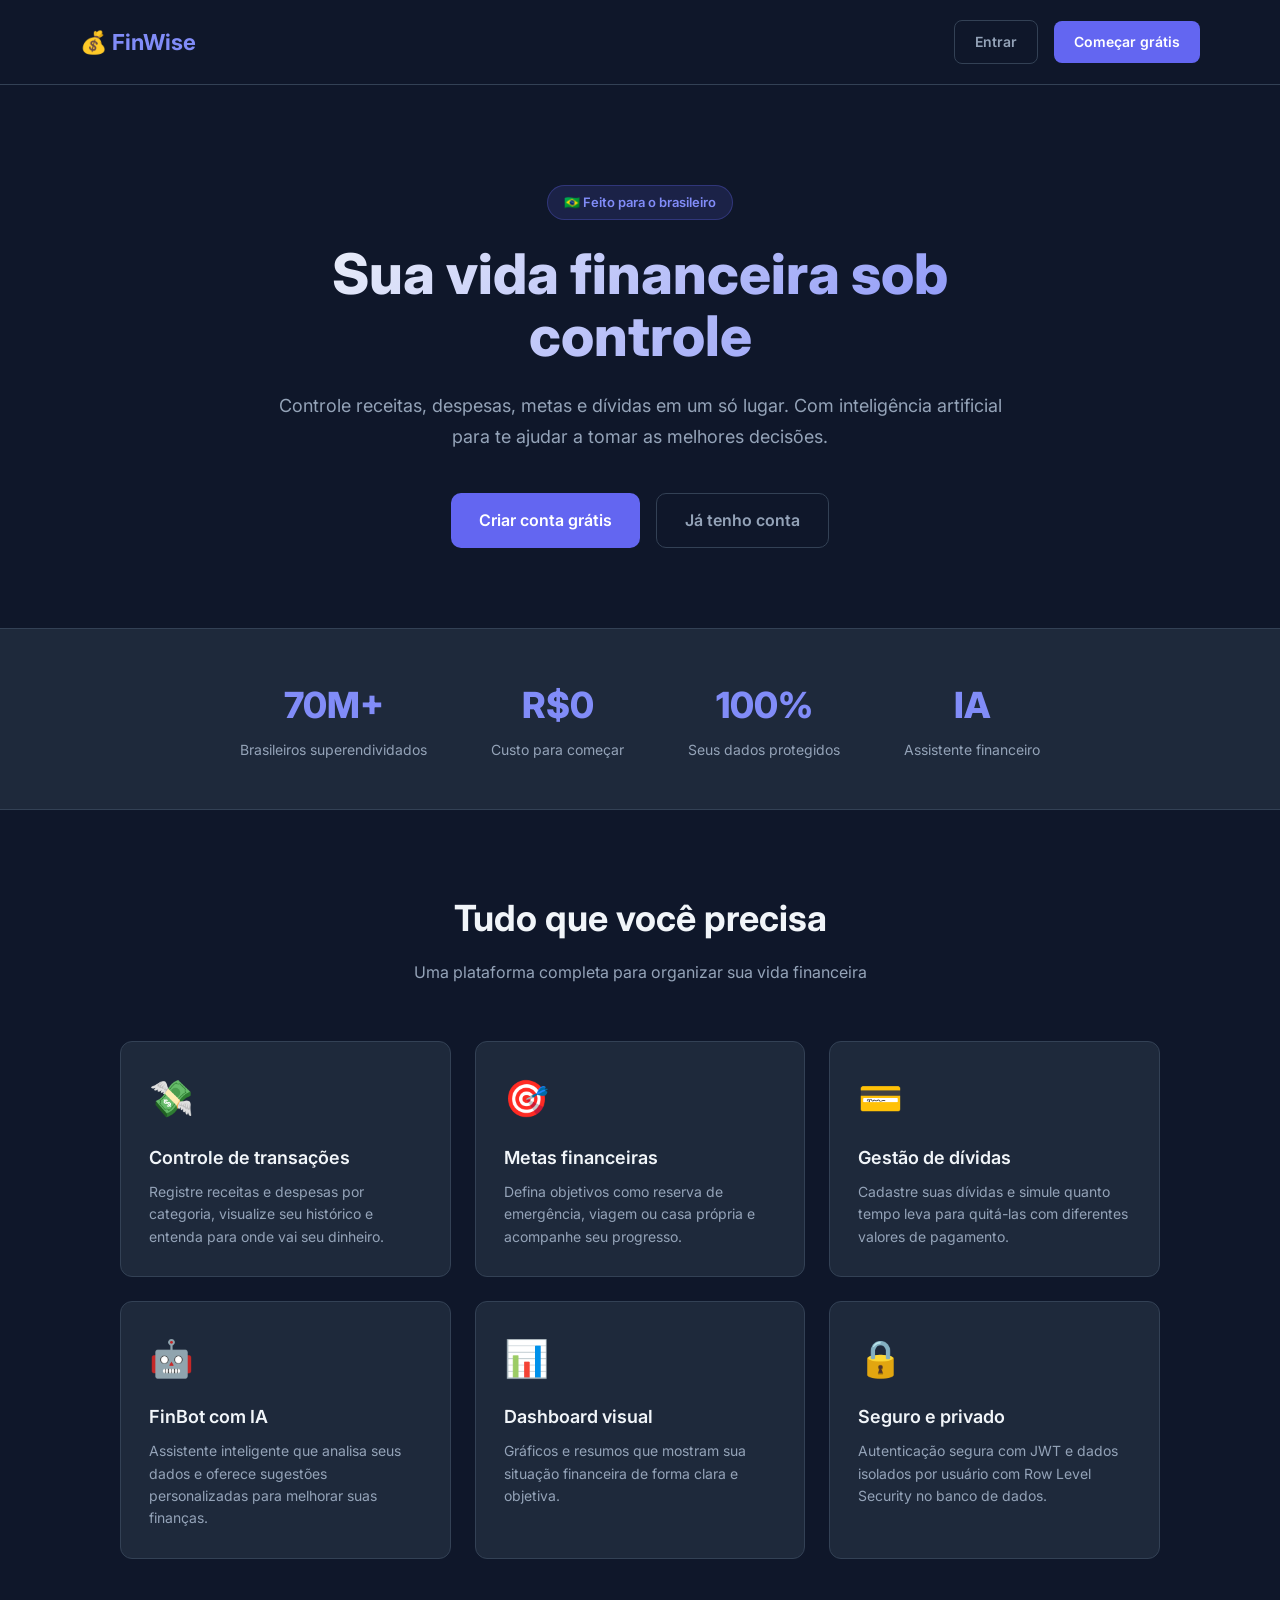
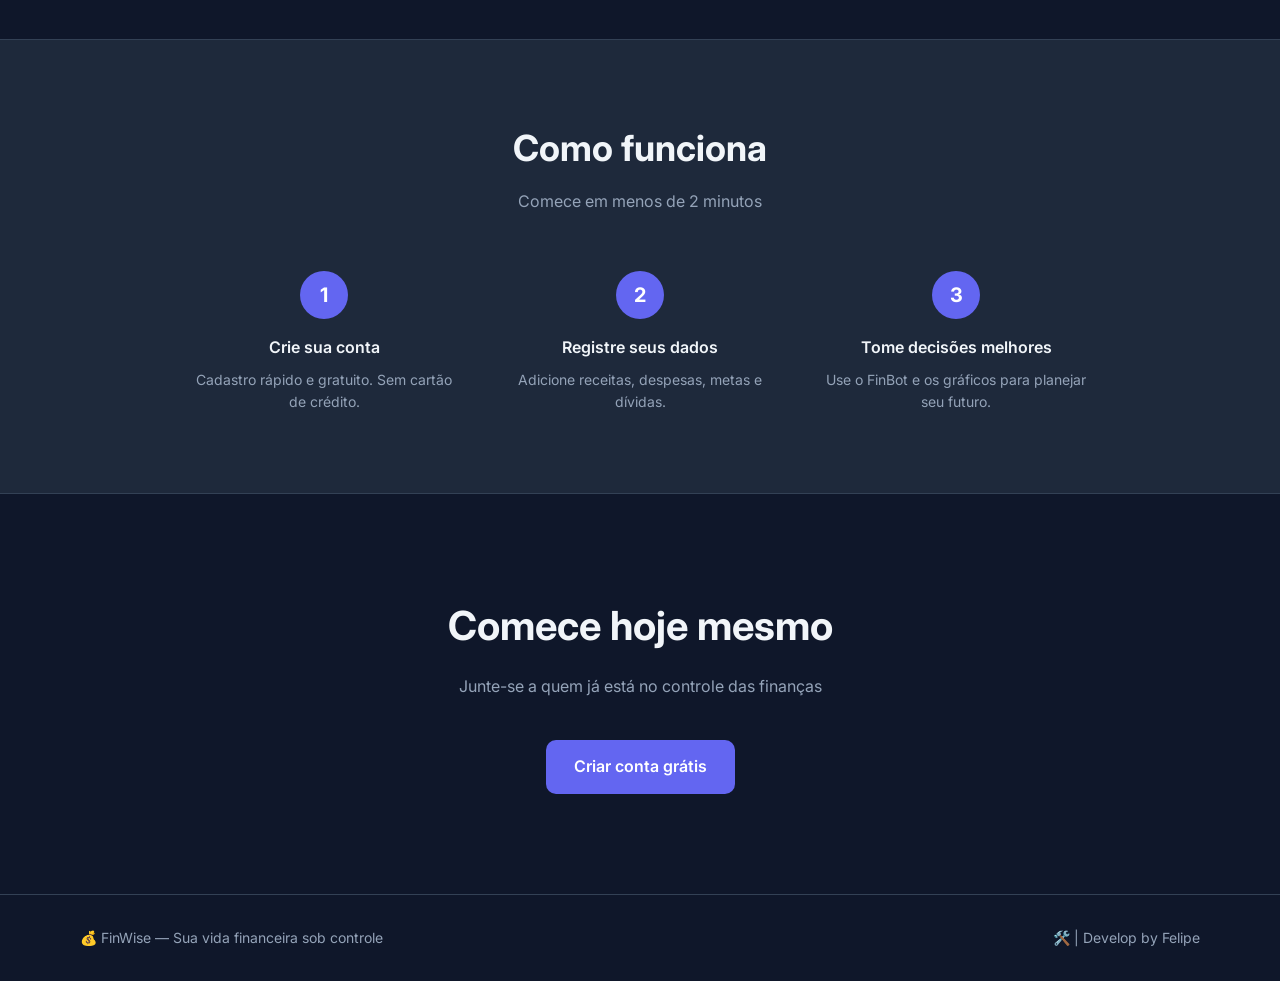
<file: frontend/index.html>
<!DOCTYPE html>
<html lang="pt-BR">
<head>
  <meta charset="UTF-8">
  <meta name="viewport" content="width=device-width, initial-scale=1.0">
  <title>FinWise — Sua vida financeira sob controle</title>
  <link rel="preconnect" href="https://fonts.googleapis.com">
  <link href="https://fonts.googleapis.com/css2?family=Inter:wght@400;500;600;700;800&display=swap" rel="stylesheet">
  <link rel="stylesheet" href="css/global.css">
  <style>
    /* ===== HERO ===== */
    .nav {
      display: flex;
      justify-content: space-between;
      align-items: center;
      padding: 20px 80px;
      border-bottom: 1px solid var(--border);
    }

    .nav-logo {
      font-size: 22px;
      font-weight: 700;
      color: var(--primary-light);
    }

    .nav-links {
      display: flex;
      gap: 16px;
      align-items: center;
    }

    .hero {
      text-align: center;
      padding: 100px 24px 80px;
      max-width: 800px;
      margin: 0 auto;
    }

    .hero-badge {
      display: inline-block;
      background: rgba(99,102,241,0.15);
      border: 1px solid rgba(99,102,241,0.3);
      color: var(--primary-light);
      padding: 6px 16px;
      border-radius: 99px;
      font-size: 13px;
      font-weight: 600;
      margin-bottom: 24px;
    }

    .hero h1 {
      font-size: 56px;
      font-weight: 800;
      line-height: 1.1;
      margin-bottom: 24px;
      background: linear-gradient(135deg, #f1f5f9, #818cf8);
      -webkit-background-clip: text;
      -webkit-text-fill-color: transparent;
    }

    .hero p {
      font-size: 18px;
      color: var(--text-muted);
      margin-bottom: 40px;
      line-height: 1.7;
    }

    .hero-btns {
      display: flex;
      gap: 16px;
      justify-content: center;
    }

    /* ===== STATS ===== */
    .stats {
      display: flex;
      justify-content: center;
      gap: 64px;
      padding: 48px;
      border-top: 1px solid var(--border);
      border-bottom: 1px solid var(--border);
      background: var(--bg-card);
    }

    .stat-item {
      text-align: center;
    }

    .stat-value {
      font-size: 36px;
      font-weight: 800;
      color: var(--primary-light);
    }

    .stat-label {
      font-size: 14px;
      color: var(--text-muted);
      margin-top: 4px;
    }

    /* ===== FEATURES ===== */
    .features {
      padding: 80px 80px;
      max-width: 1200px;
      margin: 0 auto;
    }

    .section-title {
      text-align: center;
      font-size: 36px;
      font-weight: 700;
      margin-bottom: 12px;
    }

    .section-subtitle {
      text-align: center;
      color: var(--text-muted);
      font-size: 16px;
      margin-bottom: 56px;
    }

    .features-grid {
      display: grid;
      grid-template-columns: repeat(3, 1fr);
      gap: 24px;
    }

    .feature-card {
      background: var(--bg-card);
      border: 1px solid var(--border);
      border-radius: var(--radius);
      padding: 28px;
      transition: border-color 0.2s, transform 0.2s;
    }

    .feature-card:hover {
      border-color: var(--primary);
      transform: translateY(-4px);
    }

    .feature-icon {
      font-size: 36px;
      margin-bottom: 16px;
    }

    .feature-card h3 {
      font-size: 18px;
      font-weight: 600;
      margin-bottom: 8px;
    }

    .feature-card p {
      font-size: 14px;
      color: var(--text-muted);
      line-height: 1.6;
    }

    /* ===== HOW IT WORKS ===== */
    .how {
      background: var(--bg-card);
      border-top: 1px solid var(--border);
      border-bottom: 1px solid var(--border);
      padding: 80px;
    }

    .steps {
      display: flex;
      justify-content: center;
      gap: 48px;
      max-width: 900px;
      margin: 0 auto;
    }

    .step {
      text-align: center;
      flex: 1;
    }

    .step-number {
      width: 48px;
      height: 48px;
      border-radius: 50%;
      background: var(--primary);
      color: white;
      font-size: 20px;
      font-weight: 700;
      display: flex;
      align-items: center;
      justify-content: center;
      margin: 0 auto 16px;
    }

    .step h3 {
      font-size: 16px;
      font-weight: 600;
      margin-bottom: 8px;
    }

    .step p {
      font-size: 14px;
      color: var(--text-muted);
    }

    /* ===== CTA ===== */
    .cta {
      text-align: center;
      padding: 100px 24px;
    }

    .cta h2 {
      font-size: 40px;
      font-weight: 700;
      margin-bottom: 16px;
    }

    .cta p {
      color: var(--text-muted);
      font-size: 16px;
      margin-bottom: 40px;
    }

    /* ===== FOOTER ===== */
    footer {
      border-top: 1px solid var(--border);
      padding: 32px 80px;
      display: flex;
      justify-content: space-between;
      align-items: center;
      color: var(--text-muted);
      font-size: 14px;
    }

    /* ===== RESPONSIVE (MOBILE) ===== */
    @media (max-width: 768px) {
      .nav {
        padding: 16px 20px;
      }

      .hero {
        padding: 60px 20px 50px;
      }

      .hero h1 {
        font-size: 34px;
      }

      .hero p {
        font-size: 16px;
      }

      .hero-btns {
        flex-direction: column;
      }

      .hero-btns .btn {
        width: 100%;
      }

      .stats {
        flex-wrap: wrap;
        gap: 24px;
        padding: 32px 20px;
      }

      .stat-item {
        flex: 1 1 40%;
      }

      .features {
        padding: 56px 20px;
      }

      .section-title {
        font-size: 26px;
      }

      .features-grid {
        grid-template-columns: 1fr;
      }

      .how {
        padding: 56px 20px;
      }

      .steps {
        flex-direction: column;
        gap: 32px;
      }

      .cta {
        padding: 64px 20px;
      }

      .cta h2 {
        font-size: 28px;
      }

      footer {
        flex-direction: column;
        gap: 8px;
        padding: 24px 20px;
        text-align: center;
      }
    }

    @media (max-width: 420px) {
      .nav {
        flex-wrap: wrap;
        gap: 10px;
      }

      .nav-links {
        width: 100%;
        justify-content: center;
      }

      .hero h1 {
        font-size: 28px;
      }

      .stat-item {
        flex: 1 1 100%;
      }
    }
  </style>
  <link rel="icon" type="image/x-icon" href="/favicon.ico">
  <link rel="icon" type="image/png" sizes="32x32" href="/favicon-32x32.png">
  <link rel="icon" type="image/png" sizes="16x16" href="/favicon-16x16.png">
  <link rel="apple-touch-icon" sizes="180x180" href="/apple-touch-icon.png">
</head>
<body>

  <!-- NAV -->
  <nav class="nav">
    <div class="nav-logo">💰 FinWise</div>
    <div class="nav-links">
      <a href="pages/login.html" class="btn btn-ghost">Entrar</a>
      <a href="pages/register.html" class="btn btn-primary">Começar grátis</a>
    </div>
  </nav>

  <!-- HERO -->
  <section class="hero">
    <div class="hero-badge">🇧🇷 Feito para o brasileiro</div>
    <h1>Sua vida financeira sob controle</h1>
    <p>Controle receitas, despesas, metas e dívidas em um só lugar. Com inteligência artificial para te ajudar a tomar as melhores decisões.</p>
    <div class="hero-btns">
      <a href="pages/register.html" class="btn btn-primary btn-lg">Criar conta grátis</a>
      <a href="pages/login.html" class="btn btn-ghost btn-lg">Já tenho conta</a>
    </div>
  </section>

  <!-- STATS -->
  <div class="stats">
    <div class="stat-item">
      <p class="stat-value">70M+</p>
      <p class="stat-label">Brasileiros superendividados</p>
    </div>
    <div class="stat-item">
      <p class="stat-value">R$0</p>
      <p class="stat-label">Custo para começar</p>
    </div>
    <div class="stat-item">
      <p class="stat-value">100%</p>
      <p class="stat-label">Seus dados protegidos</p>
    </div>
    <div class="stat-item">
      <p class="stat-value">IA</p>
      <p class="stat-label">Assistente financeiro</p>
    </div>
  </div>

  <!-- FEATURES -->
  <section class="features">
    <h2 class="section-title">Tudo que você precisa</h2>
    <p class="section-subtitle">Uma plataforma completa para organizar sua vida financeira</p>

    <div class="features-grid">
      <div class="feature-card">
        <div class="feature-icon">💸</div>
        <h3>Controle de transações</h3>
        <p>Registre receitas e despesas por categoria, visualize seu histórico e entenda para onde vai seu dinheiro.</p>
      </div>
      <div class="feature-card">
        <div class="feature-icon">🎯</div>
        <h3>Metas financeiras</h3>
        <p>Defina objetivos como reserva de emergência, viagem ou casa própria e acompanhe seu progresso.</p>
      </div>
      <div class="feature-card">
        <div class="feature-icon">💳</div>
        <h3>Gestão de dívidas</h3>
        <p>Cadastre suas dívidas e simule quanto tempo leva para quitá-las com diferentes valores de pagamento.</p>
      </div>
      <div class="feature-card">
        <div class="feature-icon">🤖</div>
        <h3>FinBot com IA</h3>
        <p>Assistente inteligente que analisa seus dados e oferece sugestões personalizadas para melhorar suas finanças.</p>
      </div>
      <div class="feature-card">
        <div class="feature-icon">📊</div>
        <h3>Dashboard visual</h3>
        <p>Gráficos e resumos que mostram sua situação financeira de forma clara e objetiva.</p>
      </div>
      <div class="feature-card">
        <div class="feature-icon">🔒</div>
        <h3>Seguro e privado</h3>
        <p>Autenticação segura com JWT e dados isolados por usuário com Row Level Security no banco de dados.</p>
      </div>
    </div>
  </section>

  <!-- HOW IT WORKS -->
  <section class="how">
    <h2 class="section-title">Como funciona</h2>
    <p class="section-subtitle">Comece em menos de 2 minutos</p>
    <div class="steps">
      <div class="step">
        <div class="step-number">1</div>
        <h3>Crie sua conta</h3>
        <p>Cadastro rápido e gratuito. Sem cartão de crédito.</p>
      </div>
      <div class="step">
        <div class="step-number">2</div>
        <h3>Registre seus dados</h3>
        <p>Adicione receitas, despesas, metas e dívidas.</p>
      </div>
      <div class="step">
        <div class="step-number">3</div>
        <h3>Tome decisões melhores</h3>
        <p>Use o FinBot e os gráficos para planejar seu futuro.</p>
      </div>
    </div>
  </section>

  <!-- CTA -->
  <section class="cta">
    <h2>Comece hoje mesmo</h2>
    <p>Junte-se a quem já está no controle das finanças</p>
    <a href="pages/register.html" class="btn btn-primary btn-lg">Criar conta grátis</a>
  </section>

  <!-- FOOTER -->
  <footer>
    <span>💰 FinWise — Sua vida financeira sob controle</span>
    <span>🛠️ | Develop by Felipe</span>
  </footer>

</body>
</html>
</file>
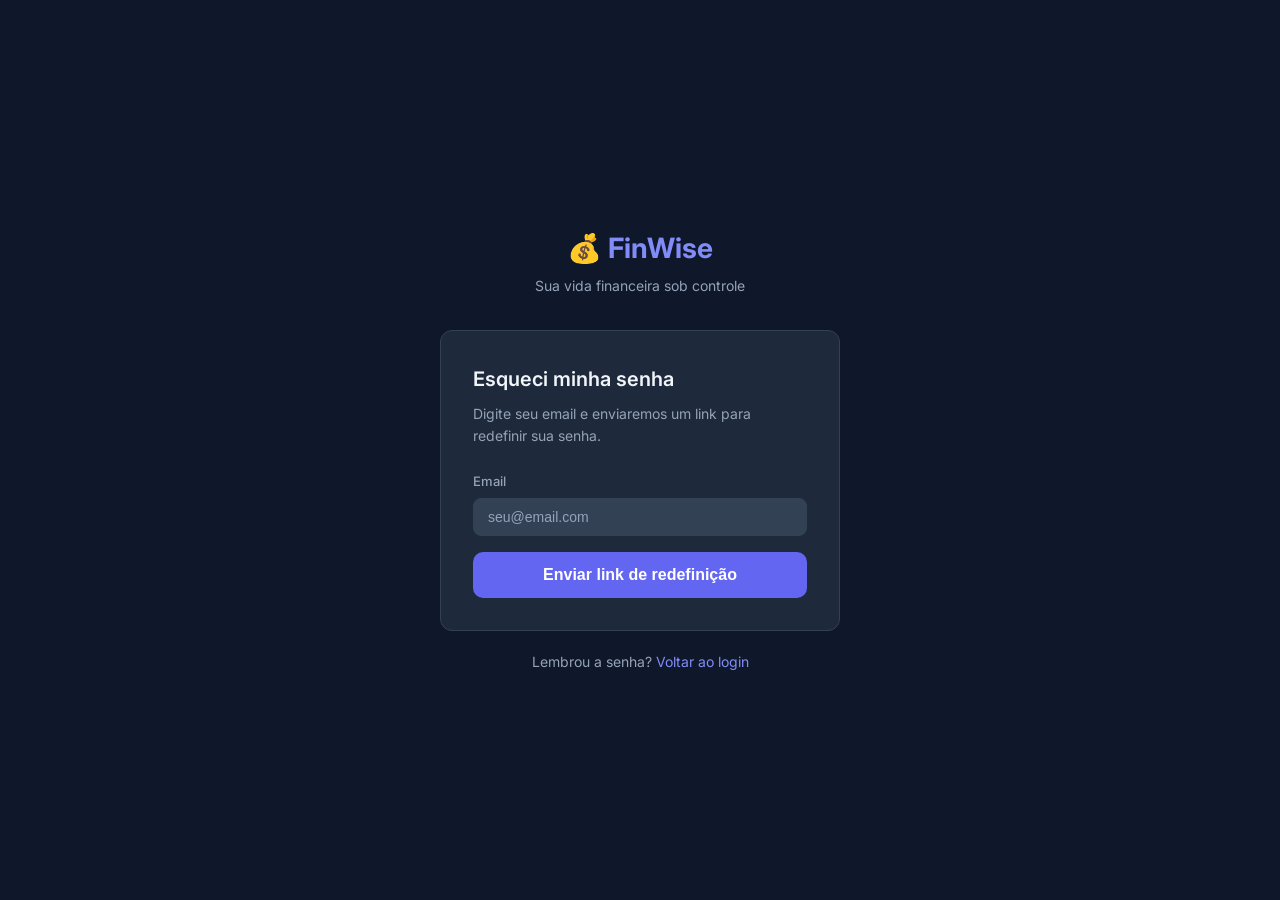
<file: frontend/pages/forgot-password.html>
<!DOCTYPE html>
<html lang="pt-BR">
<head>
  <meta charset="UTF-8">
  <meta name="viewport" content="width=device-width, initial-scale=1.0">
  <title>Esqueci minha senha — FinWise</title>
  <link rel="preconnect" href="https://fonts.googleapis.com">
  <link href="https://fonts.googleapis.com/css2?family=Inter:wght@400;500;600;700&display=swap" rel="stylesheet">
  <link rel="stylesheet" href="../css/global.css">
  <style>
    body {
      display: flex;
      align-items: center;
      justify-content: center;
      min-height: 100vh;
      padding: 24px;
    }
    .auth-box { width: 100%; max-width: 400px; }
    .auth-logo { text-align: center; margin-bottom: 32px; }
    .auth-logo h1 { font-size: 28px; font-weight: 700; color: var(--primary-light); }
    .auth-logo p { color: var(--text-muted); font-size: 14px; margin-top: 4px; }
    .auth-card {
      background: var(--bg-card);
      border: 1px solid var(--border);
      border-radius: var(--radius);
      padding: 32px;
    }
    .auth-card h2 { font-size: 20px; font-weight: 600; margin-bottom: 8px; }
    .auth-card p { font-size: 14px; color: var(--text-muted); margin-bottom: 24px; }
    .auth-footer {
      text-align: center;
      margin-top: 20px;
      font-size: 14px;
      color: var(--text-muted);
    }

    /* ===== RESPONSIVE (MOBILE) ===== */
    @media (max-width: 420px) {
      body { padding: 16px; }
      .auth-card { padding: 24px 20px; }
      .auth-logo h1 { font-size: 24px; }
    }
  </style>
  <link rel="icon" type="image/x-icon" href="/favicon.ico">
  <link rel="icon" type="image/png" sizes="32x32" href="/favicon-32x32.png">
  <link rel="icon" type="image/png" sizes="16x16" href="/favicon-16x16.png">
  <link rel="apple-touch-icon" sizes="180x180" href="/apple-touch-icon.png">
</head>
<body>
  <div class="auth-box">
    <div class="auth-logo">
      <h1>💰 FinWise</h1>
      <p>Sua vida financeira sob controle</p>
    </div>
    <div class="auth-card">
      <h2>Esqueci minha senha</h2>
      <p>Digite seu email e enviaremos um link para redefinir sua senha.</p>
      <div id="formError" class="alert alert-error hidden"></div>
      <div id="formSuccess" class="alert alert-success hidden"></div>
      <div class="form-group">
        <label for="email">Email</label>
        <input type="email" id="email" placeholder="seu@email.com" required>
      </div>
      <button class="btn btn-primary btn-full btn-lg" id="submitBtn" onclick="sendReset()">
        Enviar link de redefinição
      </button>
    </div>
    <div class="auth-footer">
      Lembrou a senha? <a href="login.html">Voltar ao login</a>
    </div>
  </div>
  <script src="../js/api.js"></script>
  <script>
    async function sendReset() {
      const btn = document.getElementById('submitBtn');
      const error = document.getElementById('formError');
      const success = document.getElementById('formSuccess');
      const email = document.getElementById('email').value.trim();
      if (!email) {
        error.textContent = 'Digite seu email.';
        error.classList.remove('hidden');
        return;
      }
      btn.disabled = true;
      btn.innerHTML = '<div class="spinner"></div>';
      error.classList.add('hidden');
      success.classList.add('hidden');
      try {
        const res = await fetch('https://finwise-1cjo.onrender.com/auth/forgot-password', {
          method: 'POST',
          headers: { 'Content-Type': 'application/json' },
          body: JSON.stringify({ email })
        });
        const data = await res.json();
        if (!res.ok) throw new Error(data.detail);
        success.textContent = '✅ Email enviado! Verifique sua caixa de entrada.';
        success.classList.remove('hidden');
      } catch (err) {
        error.textContent = err.message;
        error.classList.remove('hidden');
      } finally {
        btn.disabled = false;
        btn.innerHTML = 'Enviar link de redefinição';
      }
    }
  </script>
</body>
</html>
</file>
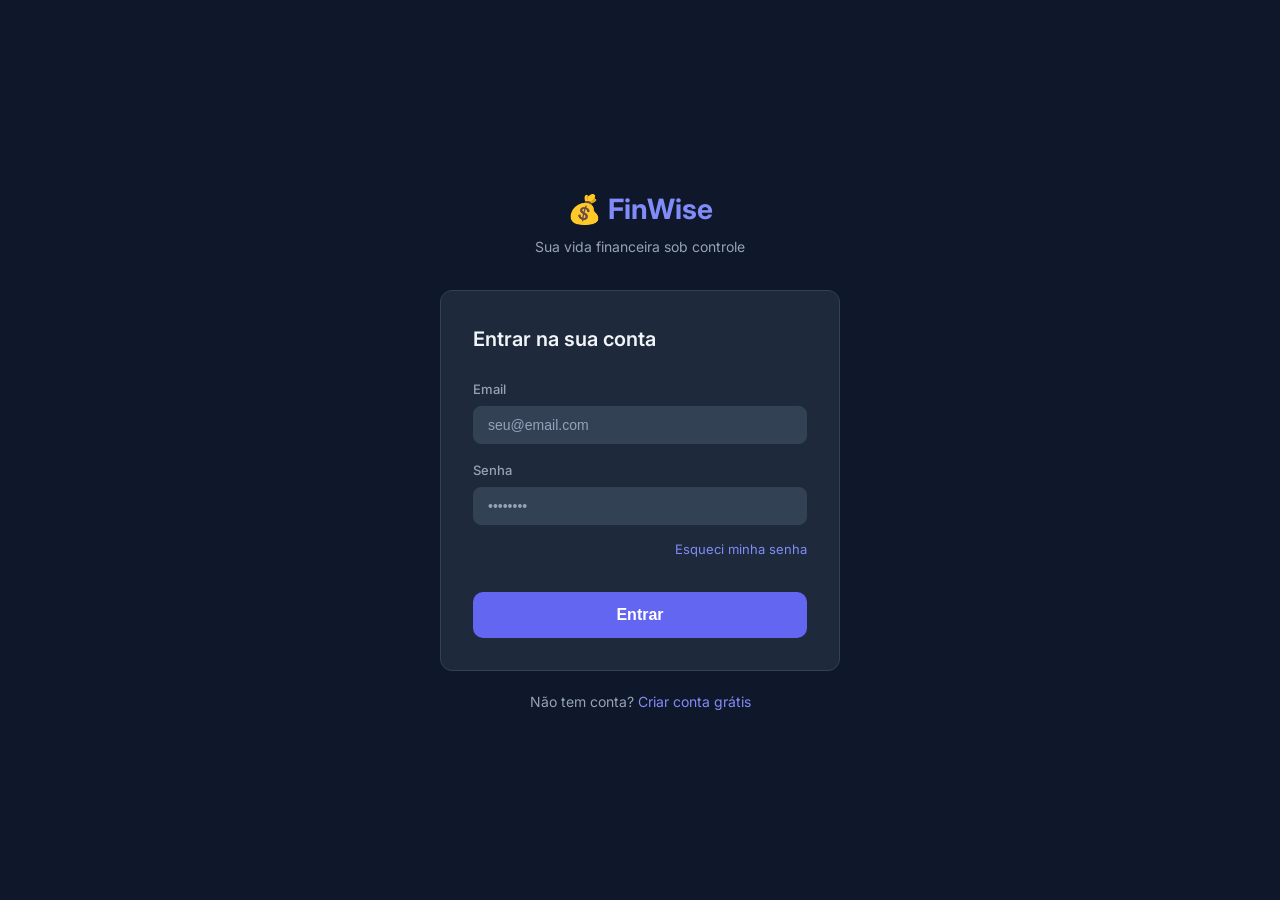
<file: frontend/pages/login.html>
<!DOCTYPE html>
<html lang="pt-BR">
<head>
  <meta charset="UTF-8">
  <meta name="viewport" content="width=device-width, initial-scale=1.0">
  <title>Login — FinWise</title>
  <link rel="preconnect" href="https://fonts.googleapis.com">
  <link href="https://fonts.googleapis.com/css2?family=Inter:wght@400;500;600;700&display=swap" rel="stylesheet">
  <link rel="stylesheet" href="../css/global.css">
  <style>
    body {
      display: flex;
      align-items: center;
      justify-content: center;
      min-height: 100vh;
      padding: 24px;
    }
    .auth-box {
      width: 100%;
      max-width: 400px;
    }
    .auth-logo {
      text-align: center;
      margin-bottom: 32px;
    }
    .auth-logo h1 {
      font-size: 28px;
      font-weight: 700;
      color: var(--primary-light);
    }
    .auth-logo p {
      color: var(--text-muted);
      font-size: 14px;
      margin-top: 4px;
    }
    .auth-card {
      background: var(--bg-card);
      border: 1px solid var(--border);
      border-radius: var(--radius);
      padding: 32px;
    }
    .auth-card h2 {
      font-size: 20px;
      font-weight: 600;
      margin-bottom: 24px;
    }
    .auth-footer {
      text-align: center;
      margin-top: 20px;
      font-size: 14px;
      color: var(--text-muted);
    }
    .forgot-link {
      text-align: right;
      margin-top: 8px;
      margin-bottom: 16px;
      font-size: 13px;
    }

    /* ===== RESPONSIVE (MOBILE) ===== */
    @media (max-width: 420px) {
      body { padding: 16px; }
      .auth-card { padding: 24px 20px; }
      .auth-logo h1 { font-size: 24px; }
    }
  </style>
  <link rel="icon" type="image/x-icon" href="/favicon.ico">
  <link rel="icon" type="image/png" sizes="32x32" href="/favicon-32x32.png">
  <link rel="icon" type="image/png" sizes="16x16" href="/favicon-16x16.png">
  <link rel="apple-touch-icon" sizes="180x180" href="/apple-touch-icon.png">
</head>
<body>
  <div class="auth-box">
    <div class="auth-logo">
      <h1>💰 FinWise</h1>
      <p>Sua vida financeira sob controle</p>
    </div>
    <div class="auth-card">
      <h2>Entrar na sua conta</h2>
      <div id="loginError" class="alert alert-error hidden"></div>
      <form id="loginForm">
        <div class="form-group">
          <label for="email">Email</label>
          <input type="email" id="email" placeholder="seu@email.com" required>
        </div>
        <div class="form-group">
          <label for="password">Senha</label>
          <input type="password" id="password" placeholder="••••••••" required>
          <div class="forgot-link">
            <a href="forgot-password.html">Esqueci minha senha</a>
          </div>
        </div>
        <button type="submit" id="loginBtn" class="btn btn-primary btn-full btn-lg">
          Entrar
        </button>
      </form>
    </div>
    <div class="auth-footer">
      Não tem conta? <a href="register.html">Criar conta grátis</a>
    </div>
  </div>
  <script src="../js/api.js"></script>
  <script src="../js/auth.js"></script>
</body>
</html>
</file>
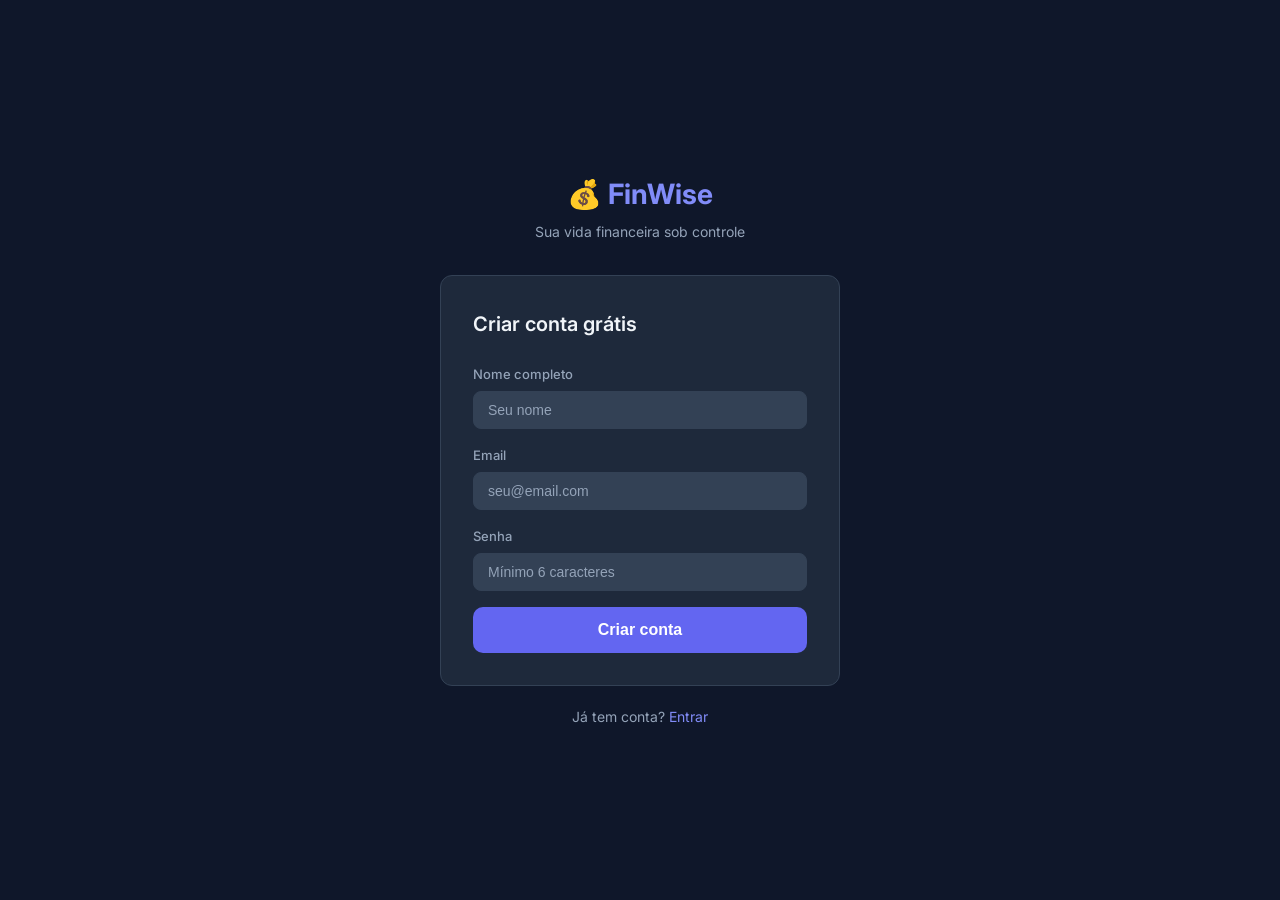
<file: frontend/pages/register.html>
<!DOCTYPE html>
<html lang="pt-BR">
<head>
  <meta charset="UTF-8">
  <meta name="viewport" content="width=device-width, initial-scale=1.0">
  <title>Cadastro — FinWise</title>
  <link rel="preconnect" href="https://fonts.googleapis.com">
  <link href="https://fonts.googleapis.com/css2?family=Inter:wght@400;500;600;700&display=swap" rel="stylesheet">
  <link rel="stylesheet" href="../css/global.css">
  <style>
    body {
      display: flex;
      align-items: center;
      justify-content: center;
      min-height: 100vh;
      padding: 24px;
    }
    .auth-box {
      width: 100%;
      max-width: 400px;
    }
    .auth-logo {
      text-align: center;
      margin-bottom: 32px;
    }
    .auth-logo h1 {
      font-size: 28px;
      font-weight: 700;
      color: var(--primary-light);
    }
    .auth-logo p {
      color: var(--text-muted);
      font-size: 14px;
      margin-top: 4px;
    }
    .auth-card {
      background: var(--bg-card);
      border: 1px solid var(--border);
      border-radius: var(--radius);
      padding: 32px;
    }
    .auth-card h2 {
      font-size: 20px;
      font-weight: 600;
      margin-bottom: 24px;
    }
    .auth-footer {
      text-align: center;
      margin-top: 20px;
      font-size: 14px;
      color: var(--text-muted);
    }

    /* ===== RESPONSIVE (MOBILE) ===== */
    @media (max-width: 420px) {
      body { padding: 16px; }
      .auth-card { padding: 24px 20px; }
      .auth-logo h1 { font-size: 24px; }
    }
  </style>
  <link rel="icon" type="image/x-icon" href="/favicon.ico">
  <link rel="icon" type="image/png" sizes="32x32" href="/favicon-32x32.png">
  <link rel="icon" type="image/png" sizes="16x16" href="/favicon-16x16.png">
  <link rel="apple-touch-icon" sizes="180x180" href="/apple-touch-icon.png">
</head>
<body>
  <div class="auth-box">
    <div class="auth-logo">
      <h1>💰 FinWise</h1>
      <p>Sua vida financeira sob controle</p>
    </div>
    <div class="auth-card">
      <h2>Criar conta grátis</h2>
      <div id="registerError" class="alert alert-error hidden"></div>
      <div id="registerSuccess" class="alert alert-success hidden"></div>
      <form id="registerForm">
        <div class="form-group">
          <label for="full_name">Nome completo</label>
          <input type="text" id="full_name" placeholder="Seu nome" required>
        </div>
        <div class="form-group">
          <label for="email">Email</label>
          <input type="email" id="email" placeholder="seu@email.com" required>
        </div>
        <div class="form-group">
          <label for="password">Senha</label>
          <input type="password" id="password" placeholder="Mínimo 6 caracteres" required minlength="6">
        </div>
        <button type="submit" id="registerBtn" class="btn btn-primary btn-full btn-lg">
          Criar conta
        </button>
      </form>
    </div>
    <div class="auth-footer">
      Já tem conta? <a href="login.html">Entrar</a>
    </div>
  </div>
  <script src="../js/api.js"></script>
  <script src="../js/auth.js"></script>
</body>
</html>
</file>
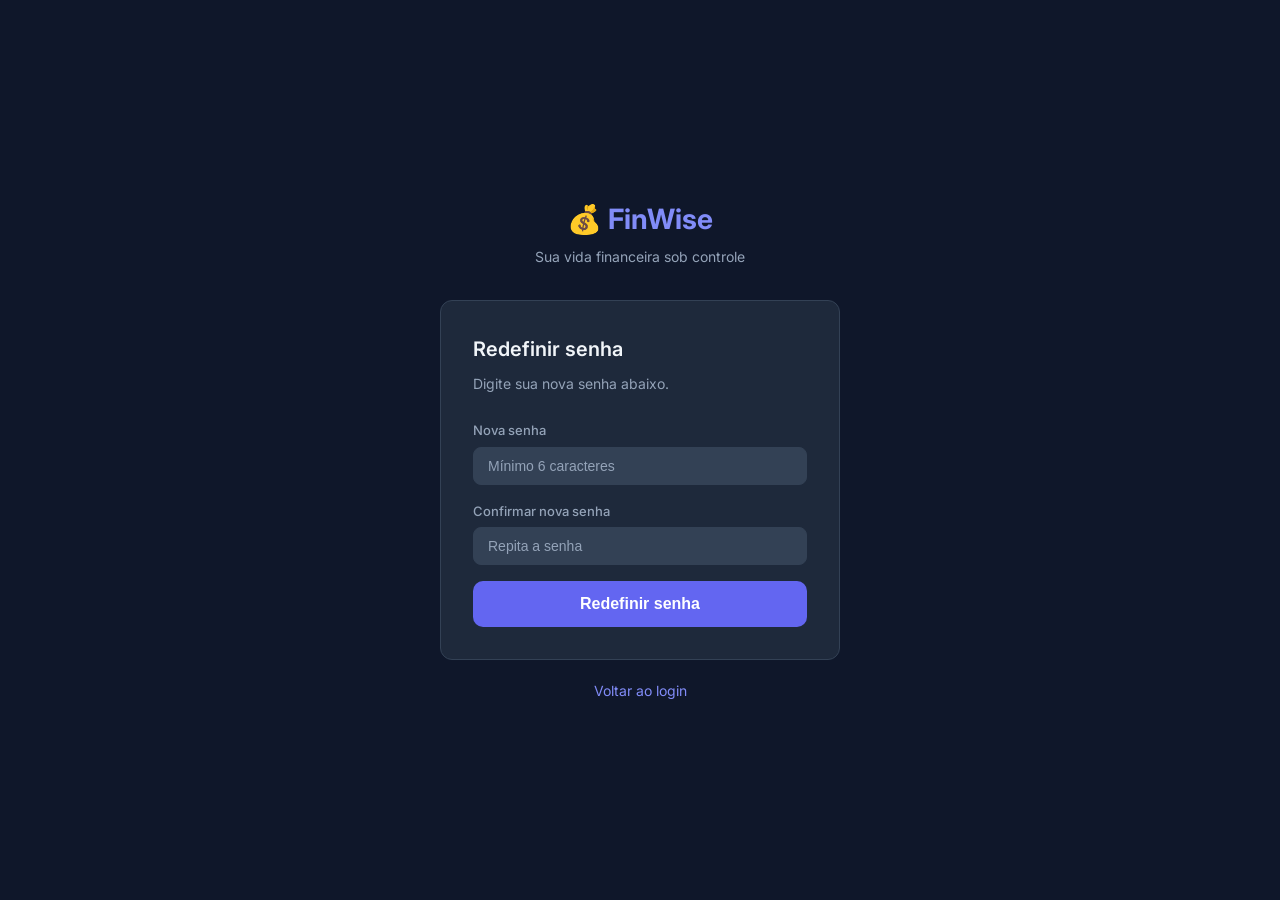
<file: frontend/pages/reset-password.html>
<!DOCTYPE html>
<html lang="pt-BR">
<head>
  <meta charset="UTF-8">
  <meta name="viewport" content="width=device-width, initial-scale=1.0">
  <title>Redefinir senha — FinWise</title>
  <link rel="preconnect" href="https://fonts.googleapis.com">
  <link href="https://fonts.googleapis.com/css2?family=Inter:wght@400;500;600;700&display=swap" rel="stylesheet">
  <link rel="stylesheet" href="../css/global.css">
  <style>
    body {
      display: flex;
      align-items: center;
      justify-content: center;
      min-height: 100vh;
      padding: 24px;
    }

    .auth-box { width: 100%; max-width: 400px; }
    .auth-logo { text-align: center; margin-bottom: 32px; }
    .auth-logo h1 { font-size: 28px; font-weight: 700; color: var(--primary-light); }
    .auth-logo p { color: var(--text-muted); font-size: 14px; margin-top: 4px; }

    .auth-card {
      background: var(--bg-card);
      border: 1px solid var(--border);
      border-radius: var(--radius);
      padding: 32px;
    }

    .auth-card h2 { font-size: 20px; font-weight: 600; margin-bottom: 8px; }
    .auth-card p { font-size: 14px; color: var(--text-muted); margin-bottom: 24px; }

    .auth-footer {
      text-align: center;
      margin-top: 20px;
      font-size: 14px;
      color: var(--text-muted);
    }

    /* ===== RESPONSIVE (MOBILE) ===== */
    @media (max-width: 420px) {
      body { padding: 16px; }
      .auth-card { padding: 24px 20px; }
      .auth-logo h1 { font-size: 24px; }
    }
  </style>
  <link rel="icon" type="image/x-icon" href="/favicon.ico">
  <link rel="icon" type="image/png" sizes="32x32" href="/favicon-32x32.png">
  <link rel="icon" type="image/png" sizes="16x16" href="/favicon-16x16.png">
  <link rel="apple-touch-icon" sizes="180x180" href="/apple-touch-icon.png">
</head>
<body>
  <div class="auth-box">
    <div class="auth-logo">
      <h1>💰 FinWise</h1>
      <p>Sua vida financeira sob controle</p>
    </div>

    <div class="auth-card">
      <h2>Redefinir senha</h2>
      <p>Digite sua nova senha abaixo.</p>

      <div id="formError" class="alert alert-error hidden"></div>
      <div id="formSuccess" class="alert alert-success hidden"></div>

      <div class="form-group">
        <label for="password">Nova senha</label>
        <input type="password" id="password" placeholder="Mínimo 6 caracteres" minlength="6">
      </div>

      <div class="form-group">
        <label for="confirmPassword">Confirmar nova senha</label>
        <input type="password" id="confirmPassword" placeholder="Repita a senha">
      </div>

      <button class="btn btn-primary btn-full btn-lg" id="submitBtn" onclick="resetPassword()">
        Redefinir senha
      </button>
    </div>

    <div class="auth-footer">
      <a href="login.html">Voltar ao login</a>
    </div>
  </div>

  <script src="../js/api.js"></script>
  <script>
    // Pega o access_token da URL enviado pelo Supabase
    function getTokenFromUrl() {
      const hash = window.location.hash;
      const params = new URLSearchParams(hash.replace('#', '?'));
      return params.get('access_token');
    }

    async function resetPassword() {
      const btn = document.getElementById('submitBtn');
      const error = document.getElementById('formError');
      const success = document.getElementById('formSuccess');
      const password = document.getElementById('password').value;
      const confirm = document.getElementById('confirmPassword').value;

      error.classList.add('hidden');
      success.classList.add('hidden');

      if (!password || password.length < 6) {
        error.textContent = 'A senha deve ter no mínimo 6 caracteres.';
        error.classList.remove('hidden');
        return;
      }

      if (password !== confirm) {
        error.textContent = 'As senhas não coincidem.';
        error.classList.remove('hidden');
        return;
      }

      const access_token = getTokenFromUrl();
      if (!access_token) {
        error.textContent = 'Link inválido ou expirado. Solicite um novo.';
        error.classList.remove('hidden');
        return;
      }

      btn.disabled = true;
      btn.innerHTML = '<div class="spinner"></div>';

      try {
        const res = await fetch('https://finwise-1cjo.onrender.com/auth/update-password', {
          method: 'POST',
          headers: { 'Content-Type': 'application/json' },
          body: JSON.stringify({ new_password: password, access_token })
        });
        const data = await res.json();
        if (!res.ok) throw new Error(data.detail);

        success.textContent = '✅ Senha redefinida! Redirecionando...';
        success.classList.remove('hidden');

        setTimeout(() => {
          window.location.href = 'login.html';
        }, 2000);
      } catch (err) {
        error.textContent = err.message;
        error.classList.remove('hidden');
      } finally {
        btn.disabled = false;
        btn.innerHTML = 'Redefinir senha';
      }
    }
  </script>
</body>
</html>
</file>
<file: frontend/css/global.css>
/* ===== RESET & BASE ===== */
* {
  margin: 0;
  padding: 0;
  box-sizing: border-box;
}

:root {
  --primary: #6366f1;
  --primary-dark: #4f46e5;
  --primary-light: #818cf8;
  --success: #22c55e;
  --danger: #ef4444;
  --warning: #f59e0b;
  --bg: #0f172a;
  --bg-card: #1e293b;
  --bg-input: #334155;
  --border: #334155;
  --text: #f1f5f9;
  --text-muted: #94a3b8;
  --radius: 12px;
  --shadow: 0 4px 24px rgba(0,0,0,0.3);
}

body {
  font-family: 'Inter', system-ui, sans-serif;
  background: var(--bg);
  color: var(--text);
  min-height: 100vh;
  line-height: 1.6;
}

a {
  color: var(--primary-light);
  text-decoration: none;
}

a:hover {
  color: var(--text);
}

/* ===== CARDS ===== */
.card {
  background: var(--bg-card);
  border: 1px solid var(--border);
  border-radius: var(--radius);
  padding: 24px;
}

/* ===== BUTTONS ===== */
.btn {
  display: inline-flex;
  align-items: center;
  justify-content: center;
  gap: 8px;
  padding: 10px 20px;
  border-radius: 8px;
  border: none;
  font-size: 14px;
  font-weight: 600;
  cursor: pointer;
  transition: all 0.2s;
}

.btn-primary {
  background: var(--primary);
  color: white;
}

.btn-primary:hover {
  background: var(--primary-dark);
  transform: translateY(-1px);
}

.btn-success {
  background: var(--success);
  color: white;
}

.btn-danger {
  background: var(--danger);
  color: white;
}

.btn-ghost {
  background: transparent;
  color: var(--text-muted);
  border: 1px solid var(--border);
}

.btn-ghost:hover {
  color: var(--text);
  border-color: var(--primary);
}

.btn-lg {
  padding: 14px 28px;
  font-size: 16px;
  border-radius: 10px;
}

.btn-full {
  width: 100%;
}

/* ===== FORMS ===== */
.form-group {
  display: flex;
  flex-direction: column;
  gap: 6px;
  margin-bottom: 16px;
}

.form-group label {
  font-size: 13px;
  font-weight: 500;
  color: var(--text-muted);
}

.form-group input,
.form-group select,
.form-group textarea {
  background: var(--bg-input);
  border: 1px solid var(--border);
  border-radius: 8px;
  padding: 10px 14px;
  color: var(--text);
  font-size: 14px;
  outline: none;
  transition: border-color 0.2s;
}

.form-group input:focus,
.form-group select:focus,
.form-group textarea:focus {
  border-color: var(--primary);
}

.form-group input::placeholder {
  color: var(--text-muted);
}

/* ===== BADGES ===== */
.badge {
  display: inline-flex;
  align-items: center;
  padding: 3px 10px;
  border-radius: 99px;
  font-size: 12px;
  font-weight: 600;
}

.badge-income {
  background: rgba(34, 197, 94, 0.15);
  color: var(--success);
}

.badge-expense {
  background: rgba(239, 68, 68, 0.15);
  color: var(--danger);
}

/* ===== ALERTS ===== */
.alert {
  padding: 12px 16px;
  border-radius: 8px;
  font-size: 14px;
  margin-bottom: 16px;
}

.alert-error {
  background: rgba(239, 68, 68, 0.1);
  border: 1px solid rgba(239, 68, 68, 0.3);
  color: #fca5a5;
}

.alert-success {
  background: rgba(34, 197, 94, 0.1);
  border: 1px solid rgba(34, 197, 94, 0.3);
  color: #86efac;
}

/* ===== LOADING ===== */
.spinner {
  width: 20px;
  height: 20px;
  border: 2px solid rgba(255,255,255,0.3);
  border-top-color: white;
  border-radius: 50%;
  animation: spin 0.8s linear infinite;
}

@keyframes spin {
  to { transform: rotate(360deg); }
}

/* ===== UTILITIES ===== */
.text-success { color: var(--success); }
.text-danger  { color: var(--danger); }
.text-muted   { color: var(--text-muted); }
.text-center  { text-align: center; }
.mt-1 { margin-top: 8px; }
.mt-2 { margin-top: 16px; }
.mt-3 { margin-top: 24px; }
.hidden { display: none; }

/* ===== RESPONSIVE (MOBILE) ===== */
@media (max-width: 768px) {
  .form-group input,
  .form-group select,
  .form-group textarea {
    font-size: 16px; /* prevents iOS auto-zoom when focusing */
  }
}
</file>
